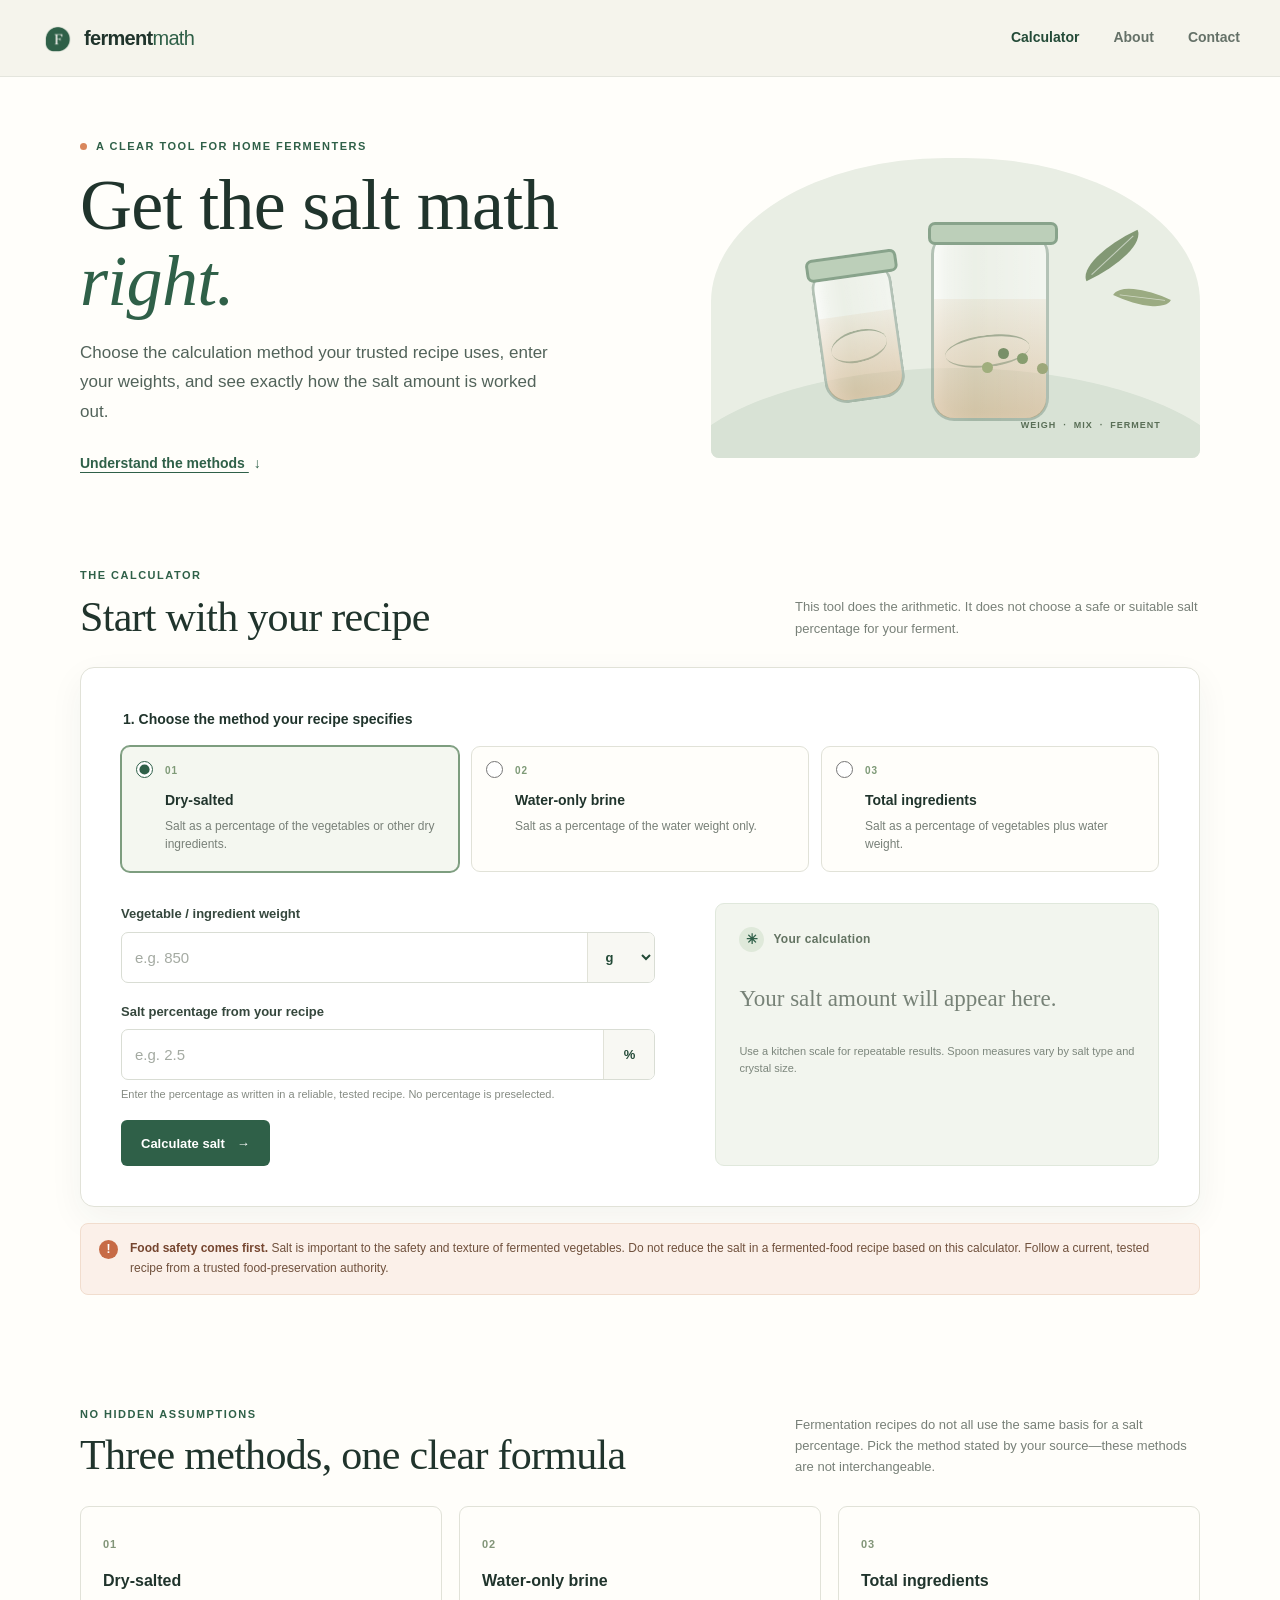
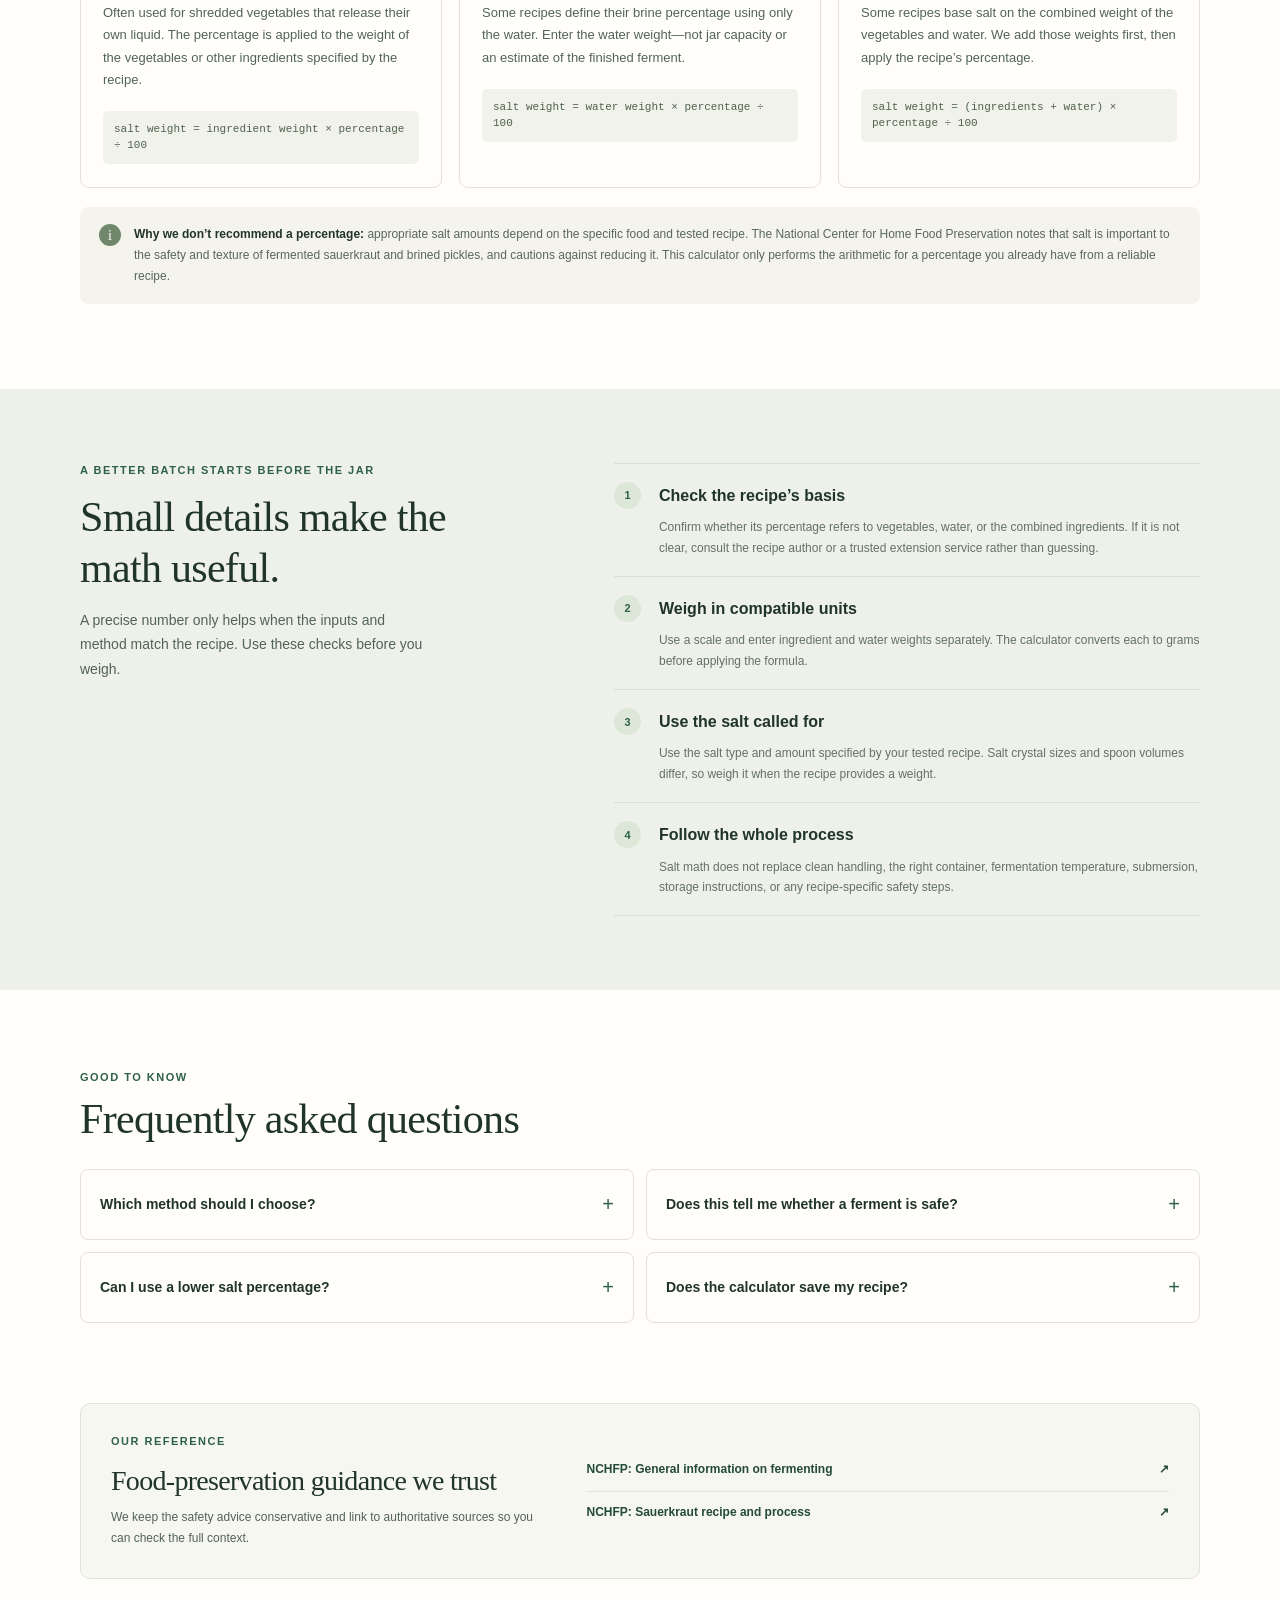
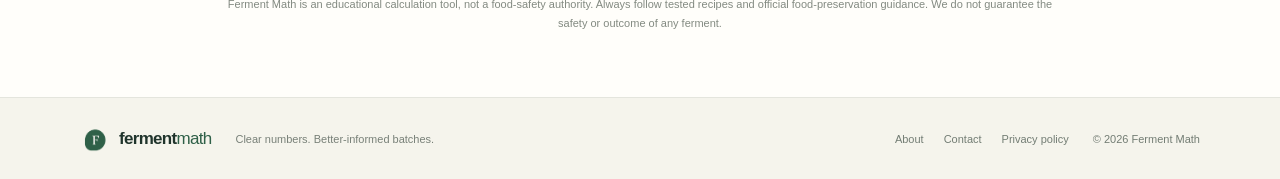
<file: index.html>
<!doctype html>
<html lang="en">
<head>
  <meta charset="utf-8">
  <meta name="viewport" content="width=device-width, initial-scale=1">
  <meta name="description" content="Calculate fermentation salt by weight using a recipe's dry-salt, water-brine, or total-ingredient method. See the formula and units clearly.">
  <meta name="theme-color" content="#f5f4ec">
  <link rel="icon" type="image/png" href="logo.png">
  <title>Ferment Math — Fermentation Salt Calculator</title>
  <link rel="stylesheet" href="index.css">
  <script src="index.js" defer></script>
</head>
<body>
  <a class="skip-link" href="#main">Skip to content</a>
  <header class="site-header">
    <nav class="nav-wrap" aria-label="Main navigation">
      <a class="brand" href="index.html" aria-label="Ferment Math home">
        <img class="brand-mark" src="logo.png" alt="">
        <span>ferment<span class="brand-light">math</span></span>
      </a>
      <button class="menu-toggle" type="button" aria-expanded="false" aria-controls="primary-links">Menu</button>
      <div class="nav-links" id="primary-links">
        <a class="nav-link active" aria-current="page" href="index.html">Calculator</a>
        <a class="nav-link" href="about.html">About</a>
        <a class="nav-link" href="contact.html">Contact</a>
      </div>
    </nav>
  </header>

  <main id="main">
    <section class="hero page-shell">
      <div class="hero-copy">
        <p class="eyebrow"><span class="eyebrow-dot"></span> A clear tool for home fermenters</p>
        <h1>Get the salt math <em>right.</em></h1>
        <p class="hero-intro">Choose the calculation method your trusted recipe uses, enter your weights, and see exactly how the salt amount is worked out.</p>
        <a class="text-link" href="#how-it-works">Understand the methods <span aria-hidden="true">↓</span></a>
      </div>
      <div class="hero-art" aria-hidden="true">
        <div class="jar jar-back"><span></span><i></i></div>
        <div class="jar jar-front"><span></span><i></i><b></b></div>
        <div class="leaf leaf-one"></div>
        <div class="leaf leaf-two"></div>
        <div class="hero-stamp"><span>WEIGH</span><span>·</span><span>MIX</span><span>·</span><span>FERMENT</span></div>
      </div>
    </section>

    <section class="calculator-section page-shell" aria-labelledby="calculator-title">
      <div class="section-heading">
        <div>
          <p class="eyebrow">The calculator</p>
          <h2 id="calculator-title">Start with your recipe</h2>
        </div>
        <p class="section-note">This tool does the arithmetic. It does not choose a safe or suitable salt percentage for your ferment.</p>
      </div>

      <div class="calculator-card">
        <form id="salt-calculator" novalidate>
          <fieldset class="method-fieldset">
            <legend>1. Choose the method your recipe specifies</legend>
            <div class="method-options">
              <label class="method-option">
                <input type="radio" name="method" value="dry" checked>
                <span class="method-card">
                  <span class="method-number">01</span>
                  <strong>Dry-salted</strong>
                  <small>Salt as a percentage of the vegetables or other dry ingredients.</small>
                </span>
              </label>
              <label class="method-option">
                <input type="radio" name="method" value="water">
                <span class="method-card">
                  <span class="method-number">02</span>
                  <strong>Water-only brine</strong>
                  <small>Salt as a percentage of the water weight only.</small>
                </span>
              </label>
              <label class="method-option">
                <input type="radio" name="method" value="total">
                <span class="method-card">
                  <span class="method-number">03</span>
                  <strong>Total ingredients</strong>
                  <small>Salt as a percentage of vegetables plus water weight.</small>
                </span>
              </label>
            </div>
          </fieldset>

          <div class="calculator-inputs">
            <div class="input-column">
              <div id="vegetable-field" class="field">
                <label for="vegetable-weight" id="vegetable-label">Vegetable / ingredient weight</label>
                <div class="input-with-unit">
                  <input id="vegetable-weight" name="vegetableWeight" type="number" min="0" step="any" inputmode="decimal" placeholder="e.g. 850" autocomplete="off">
                  <select id="vegetable-unit" aria-label="Ingredient weight unit">
                    <option value="g">g</option>
                    <option value="kg">kg</option>
                    <option value="oz">oz</option>
                    <option value="lb">lb</option>
                  </select>
                </div>
              </div>
              <div id="water-field" class="field is-hidden">
                <label for="water-weight">Water weight</label>
                <div class="input-with-unit">
                  <input id="water-weight" name="waterWeight" type="number" min="0" step="any" inputmode="decimal" placeholder="e.g. 1000" autocomplete="off">
                  <select id="water-unit" aria-label="Water weight unit">
                    <option value="g">g</option>
                    <option value="kg">kg</option>
                    <option value="oz">oz</option>
                    <option value="lb">lb</option>
                  </select>
                </div>
                <span class="field-help">Weigh the water, or use 1 g per 1 mL of plain water as a practical kitchen conversion.</span>
              </div>
              <div class="field">
                <label for="salt-percent">Salt percentage from your recipe</label>
                <div class="input-with-unit percent-input">
                  <input id="salt-percent" name="saltPercent" type="number" min="0.01" max="100" step="any" inputmode="decimal" placeholder="e.g. 2.5" required>
                  <span class="unit-suffix">%</span>
                </div>
                <span class="field-help">Enter the percentage as written in a reliable, tested recipe. No percentage is preselected.</span>
              </div>
              <p id="form-error" class="form-error" role="alert" aria-live="polite"></p>
              <button class="button button-primary calculate-button" type="submit">Calculate salt <span aria-hidden="true">→</span></button>
            </div>

            <aside class="result-panel" aria-live="polite" aria-atomic="true">
              <div class="result-topline"><span class="result-icon" aria-hidden="true">✳</span><span>Your calculation</span></div>
              <p class="result-placeholder" id="result-placeholder">Your salt amount will appear here.</p>
              <div id="result-output" class="result-output" hidden>
                <p class="result-label">Salt to weigh</p>
                <p class="result-amount"><span id="result-grams">—</span><span class="result-unit">g</span></p>
                <p class="result-secondary" id="result-secondary"></p>
                <div class="formula-box">
                  <span class="formula-title">The calculation</span>
                  <p id="result-formula"></p>
                </div>
                <button class="button button-outline" id="copy-result" type="button">Copy result</button>
                <span class="copy-status" id="copy-status" aria-live="polite"></span>
              </div>
              <p class="result-footnote">Use a kitchen scale for repeatable results. Spoon measures vary by salt type and crystal size.</p>
            </aside>
          </div>
        </form>
      </div>
      <p class="safety-strip"><span aria-hidden="true">!</span><span><strong>Food safety comes first.</strong> Salt is important to the safety and texture of fermented vegetables. Do not reduce the salt in a fermented-food recipe based on this calculator. Follow a current, tested recipe from a trusted food-preservation authority.</span></p>
    </section>

    <section class="method-section page-shell" id="how-it-works">
      <div class="section-heading">
        <div>
          <p class="eyebrow">No hidden assumptions</p>
          <h2>Three methods, one clear formula</h2>
        </div>
        <p class="section-note">Fermentation recipes do not all use the same basis for a salt percentage. Pick the method stated by your source—these methods are not interchangeable.</p>
      </div>
      <div class="method-explain-grid">
        <article class="explain-card">
          <span class="explain-index">01</span>
          <h3>Dry-salted</h3>
          <p>Often used for shredded vegetables that release their own liquid. The percentage is applied to the weight of the vegetables or other ingredients specified by the recipe.</p>
          <div class="equation">salt weight = ingredient weight × percentage ÷ 100</div>
        </article>
        <article class="explain-card">
          <span class="explain-index">02</span>
          <h3>Water-only brine</h3>
          <p>Some recipes define their brine percentage using only the water. Enter the water weight—not jar capacity or an estimate of the finished ferment.</p>
          <div class="equation">salt weight = water weight × percentage ÷ 100</div>
        </article>
        <article class="explain-card">
          <span class="explain-index">03</span>
          <h3>Total ingredients</h3>
          <p>Some recipes base salt on the combined weight of the vegetables and water. We add those weights first, then apply the recipe’s percentage.</p>
          <div class="equation">salt weight = (ingredients + water) × percentage ÷ 100</div>
        </article>
      </div>
      <div class="source-note">
        <span class="source-icon" aria-hidden="true">i</span>
        <p><strong>Why we don’t recommend a percentage:</strong> appropriate salt amounts depend on the specific food and tested recipe. The National Center for Home Food Preservation notes that salt is important to the safety and texture of fermented sauerkraut and brined pickles, and cautions against reducing it. This calculator only performs the arithmetic for a percentage you already have from a reliable recipe.</p>
      </div>
    </section>

    <section class="guide-section">
      <div class="page-shell guide-layout">
        <div>
          <p class="eyebrow">A better batch starts before the jar</p>
          <h2>Small details make the math useful.</h2>
          <p class="guide-intro">A precise number only helps when the inputs and method match the recipe. Use these checks before you weigh.</p>
        </div>
        <div class="guide-list">
          <article class="guide-item">
            <span class="guide-num">1</span>
            <div><h3>Check the recipe’s basis</h3><p>Confirm whether its percentage refers to vegetables, water, or the combined ingredients. If it is not clear, consult the recipe author or a trusted extension service rather than guessing.</p></div>
          </article>
          <article class="guide-item">
            <span class="guide-num">2</span>
            <div><h3>Weigh in compatible units</h3><p>Use a scale and enter ingredient and water weights separately. The calculator converts each to grams before applying the formula.</p></div>
          </article>
          <article class="guide-item">
            <span class="guide-num">3</span>
            <div><h3>Use the salt called for</h3><p>Use the salt type and amount specified by your tested recipe. Salt crystal sizes and spoon volumes differ, so weigh it when the recipe provides a weight.</p></div>
          </article>
          <article class="guide-item">
            <span class="guide-num">4</span>
            <div><h3>Follow the whole process</h3><p>Salt math does not replace clean handling, the right container, fermentation temperature, submersion, storage instructions, or any recipe-specific safety steps.</p></div>
          </article>
        </div>
      </div>
    </section>

    <section class="faq-section page-shell">
      <div class="section-heading">
        <div><p class="eyebrow">Good to know</p><h2>Frequently asked questions</h2></div>
      </div>
      <div class="faq-grid">
        <details class="faq-item">
          <summary>Which method should I choose?</summary>
          <p>Use the basis specified in your recipe. The calculator cannot determine the intended method from the food name alone, and switching methods changes the result.</p>
        </details>
        <details class="faq-item">
          <summary>Does this tell me whether a ferment is safe?</summary>
          <p>No. It calculates salt weight only. Food safety also depends on the recipe, ingredients, preparation, fermentation conditions, and storage. Use a current, tested recipe and follow all of its instructions.</p>
        </details>
        <details class="faq-item">
          <summary>Can I use a lower salt percentage?</summary>
          <p>Do not use this calculator to reduce salt in a fermented-food recipe. The National Center for Home Food Preservation warns that salt is important to the safety and texture of fermented sauerkraut and brined pickles.</p>
        </details>
        <details class="faq-item">
          <summary>Does the calculator save my recipe?</summary>
          <p>No. Calculations run in your browser. This page does not send entered weights to a server or save them for later.</p>
        </details>
      </div>
    </section>

    <section class="references-section page-shell">
      <div class="references-card">
        <div><p class="eyebrow">Our reference</p><h2>Food-preservation guidance we trust</h2><p>We keep the safety advice conservative and link to authoritative sources so you can check the full context.</p></div>
        <ul class="reference-links">
          <li><a href="https://nchfp.uga.edu/how/ferment/general-information-on-fermenting/" target="_blank" rel="noopener noreferrer">NCHFP: General information on fermenting <span aria-hidden="true">↗</span></a></li>
          <li><a href="https://nchfp.uga.edu/how/ferment/recipes/sauerkraut/" target="_blank" rel="noopener noreferrer">NCHFP: Sauerkraut recipe and process <span aria-hidden="true">↗</span></a></li>
        </ul>
      </div>
      <p class="disclaimer">Ferment Math is an educational calculation tool, not a food-safety authority. Always follow tested recipes and official food-preservation guidance. We do not guarantee the safety or outcome of any ferment.</p>
    </section>
  </main>

  <footer class="site-footer">
    <div class="page-shell footer-wrap">
      <a class="brand footer-brand" href="index.html"><img class="brand-mark" src="logo.png" alt=""><span>ferment<span class="brand-light">math</span></span></a>
      <p>Clear numbers. Better-informed batches.</p>
      <div class="footer-links"><a href="about.html">About</a><a href="contact.html">Contact</a><a href="privacy.html">Privacy policy</a></div>
      <span class="copyright">© <span id="year">2026</span> Ferment Math</span>
    </div>
  </footer>
</body>
</html>
</file>
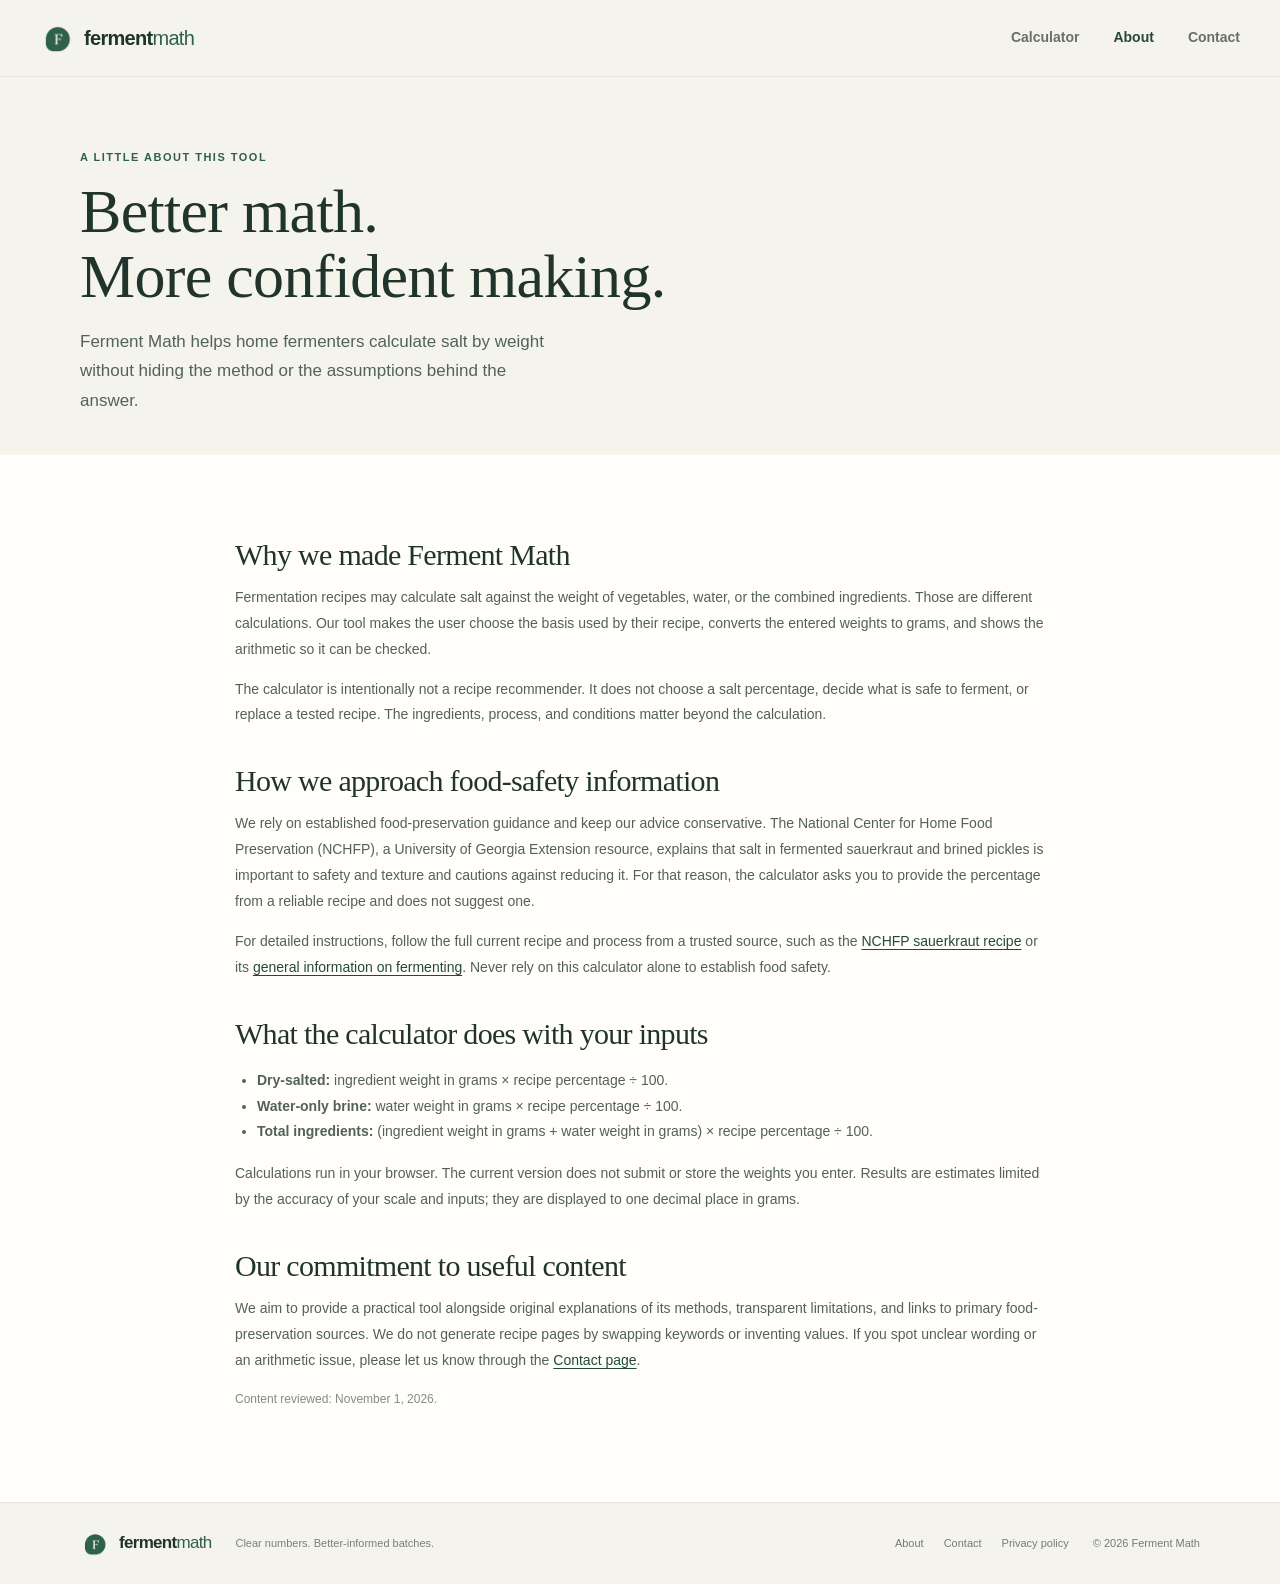
<file: about.html>
<!doctype html>
<html lang="en">
<head>
  <meta charset="utf-8">
  <meta name="viewport" content="width=device-width, initial-scale=1">
  <meta name="description" content="Learn why Ferment Math exists, how its salt calculations work, and where its food-preservation guidance comes from.">
  <meta name="theme-color" content="#f5f4ec">
  <link rel="icon" type="image/png" href="logo.png">
  <title>About — Ferment Math</title>
  <link rel="stylesheet" href="index.css">
  <script src="index.js" defer></script>
</head>
<body>
  <a class="skip-link" href="#main">Skip to content</a>
  <header class="site-header">
    <nav class="nav-wrap" aria-label="Main navigation">
      <a class="brand" href="index.html" aria-label="Ferment Math home"><img class="brand-mark" src="logo.png" alt=""><span>ferment<span class="brand-light">math</span></span></a>
      <button class="menu-toggle" type="button" aria-expanded="false" aria-controls="primary-links">Menu</button>
      <div class="nav-links" id="primary-links">
        <a class="nav-link" href="index.html">Calculator</a>
        <a class="nav-link active" aria-current="page" href="about.html">About</a>
        <a class="nav-link" href="contact.html">Contact</a>
      </div>
    </nav>
  </header>
  <main class="subpage-main" id="main">
    <section class="subpage-hero">
      <div class="page-shell">
        <p class="eyebrow">A little about this tool</p>
        <h1>Better math.<br>More confident making.</h1>
        <p class="hero-intro">Ferment Math helps home fermenters calculate salt by weight without hiding the method or the assumptions behind the answer.</p>
      </div>
    </section>
    <article class="prose page-shell">
      <h2>Why we made Ferment Math</h2>
      <p>Fermentation recipes may calculate salt against the weight of vegetables, water, or the combined ingredients. Those are different calculations. Our tool makes the user choose the basis used by their recipe, converts the entered weights to grams, and shows the arithmetic so it can be checked.</p>
      <p>The calculator is intentionally not a recipe recommender. It does not choose a salt percentage, decide what is safe to ferment, or replace a tested recipe. The ingredients, process, and conditions matter beyond the calculation.</p>

      <h2>How we approach food-safety information</h2>
      <p>We rely on established food-preservation guidance and keep our advice conservative. The National Center for Home Food Preservation (NCHFP), a University of Georgia Extension resource, explains that salt in fermented sauerkraut and brined pickles is important to safety and texture and cautions against reducing it. For that reason, the calculator asks you to provide the percentage from a reliable recipe and does not suggest one.</p>
      <p>For detailed instructions, follow the full current recipe and process from a trusted source, such as the <a href="https://nchfp.uga.edu/how/ferment/recipes/sauerkraut/" target="_blank" rel="noopener noreferrer">NCHFP sauerkraut recipe</a> or its <a href="https://nchfp.uga.edu/how/ferment/general-information-on-fermenting/" target="_blank" rel="noopener noreferrer">general information on fermenting</a>. Never rely on this calculator alone to establish food safety.</p>

      <h2>What the calculator does with your inputs</h2>
      <ul>
        <li><strong>Dry-salted:</strong> ingredient weight in grams × recipe percentage ÷ 100.</li>
        <li><strong>Water-only brine:</strong> water weight in grams × recipe percentage ÷ 100.</li>
        <li><strong>Total ingredients:</strong> (ingredient weight in grams + water weight in grams) × recipe percentage ÷ 100.</li>
      </ul>
      <p>Calculations run in your browser. The current version does not submit or store the weights you enter. Results are estimates limited by the accuracy of your scale and inputs; they are displayed to one decimal place in grams.</p>

      <h2>Our commitment to useful content</h2>
      <p>We aim to provide a practical tool alongside original explanations of its methods, transparent limitations, and links to primary food-preservation sources. We do not generate recipe pages by swapping keywords or inventing values. If you spot unclear wording or an arithmetic issue, please let us know through the <a href="contact.html">Contact page</a>.</p>
      <p class="last-updated">Content reviewed: November 1, 2026.</p>
    </article>
  </main>
  <footer class="site-footer">
    <div class="page-shell footer-wrap">
      <a class="brand footer-brand" href="index.html"><img class="brand-mark" src="logo.png" alt=""><span>ferment<span class="brand-light">math</span></span></a>
      <p>Clear numbers. Better-informed batches.</p>
      <div class="footer-links"><a href="about.html">About</a><a href="contact.html">Contact</a><a href="privacy.html">Privacy policy</a></div>
      <span class="copyright">© <span id="year">2026</span> Ferment Math</span>
    </div>
  </footer>
</body>
</html>
</file>
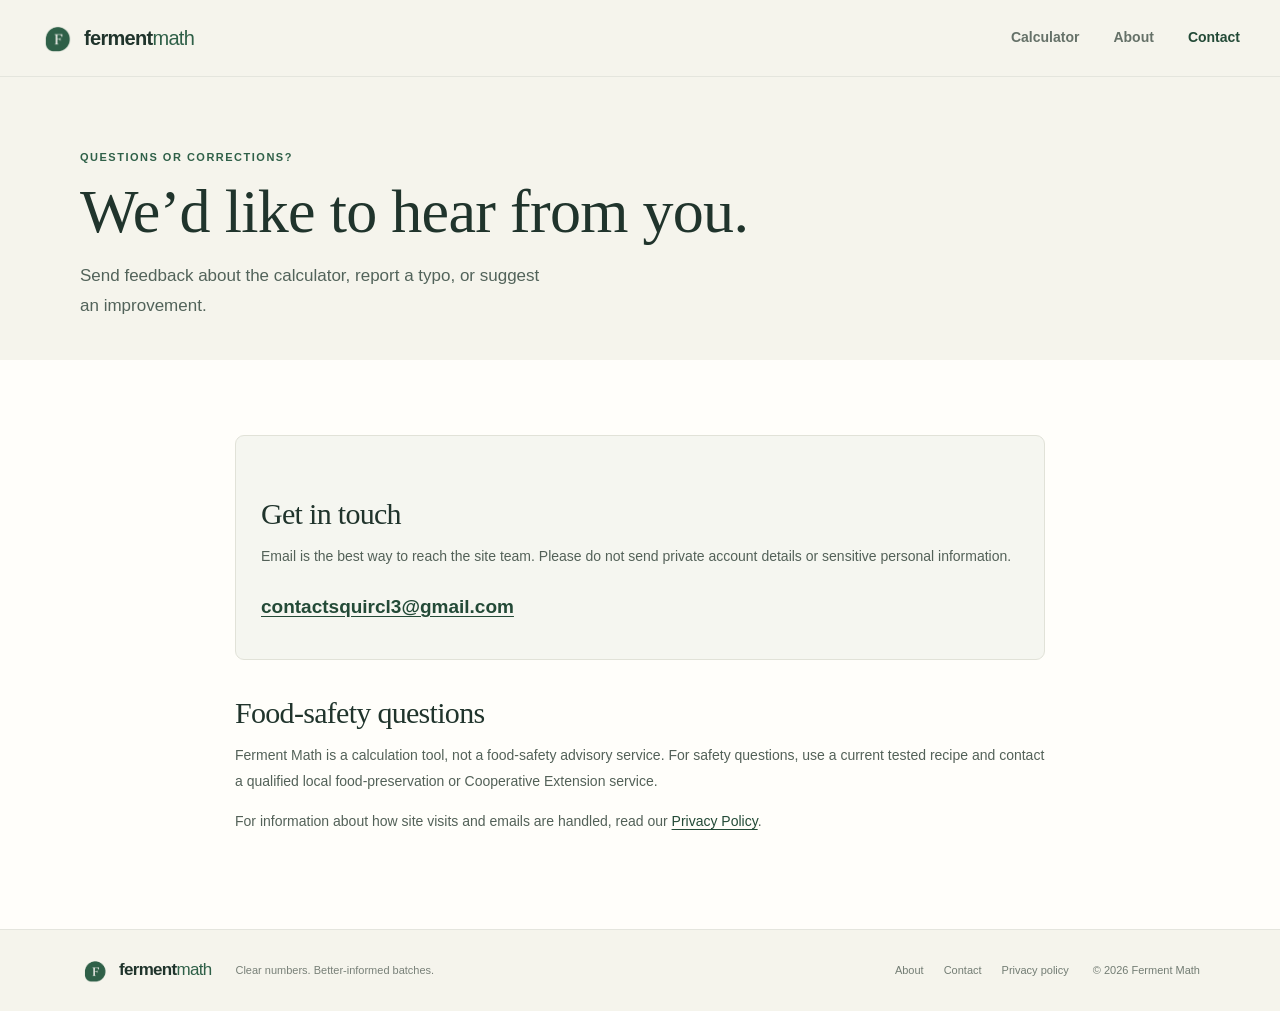
<file: contact.html>
<!doctype html>
<html lang="en">
<head>
  <meta charset="utf-8">
  <meta name="viewport" content="width=device-width, initial-scale=1">
  <meta name="description" content="Contact Ferment Math with questions, corrections, or feedback about the calculator.">
  <meta name="theme-color" content="#f5f4ec">
  <link rel="icon" type="image/png" href="logo.png">
  <title>Contact — Ferment Math</title>
  <link rel="stylesheet" href="index.css">
  <script src="index.js" defer></script>
</head>
<body>
  <a class="skip-link" href="#main">Skip to content</a>
  <header class="site-header">
    <nav class="nav-wrap" aria-label="Main navigation">
      <a class="brand" href="index.html" aria-label="Ferment Math home"><img class="brand-mark" src="logo.png" alt=""><span>ferment<span class="brand-light">math</span></span></a>
      <button class="menu-toggle" type="button" aria-expanded="false" aria-controls="primary-links">Menu</button>
      <div class="nav-links" id="primary-links">
        <a class="nav-link" href="index.html">Calculator</a>
        <a class="nav-link" href="about.html">About</a>
        <a class="nav-link active" aria-current="page" href="contact.html">Contact</a>
      </div>
    </nav>
  </header>
  <main class="subpage-main" id="main">
    <section class="subpage-hero">
      <div class="page-shell">
        <p class="eyebrow">Questions or corrections?</p>
        <h1>We’d like to hear from you.</h1>
        <p class="hero-intro">Send feedback about the calculator, report a typo, or suggest an improvement.</p>
      </div>
    </section>
    <section class="prose page-shell">
      <div class="contact-card">
        <h2>Get in touch</h2>
        <p>Email is the best way to reach the site team. Please do not send private account details or sensitive personal information.</p>
        <a class="contact-email" href="mailto:contactsquircl3@gmail.com">contactsquircl3@gmail.com</a>
      </div>
      <h2>Food-safety questions</h2>
      <p>Ferment Math is a calculation tool, not a food-safety advisory service. For safety questions, use a current tested recipe and contact a qualified local food-preservation or Cooperative Extension service.</p>
      <p>For information about how site visits and emails are handled, read our <a href="privacy.html">Privacy Policy</a>.</p>
    </section>
  </main>
  <footer class="site-footer">
    <div class="page-shell footer-wrap">
      <a class="brand footer-brand" href="index.html"><img class="brand-mark" src="logo.png" alt=""><span>ferment<span class="brand-light">math</span></span></a>
      <p>Clear numbers. Better-informed batches.</p>
      <div class="footer-links"><a href="about.html">About</a><a href="contact.html">Contact</a><a href="privacy.html">Privacy policy</a></div>
      <span class="copyright">© <span id="year">2026</span> Ferment Math</span>
    </div>
  </footer>
</body>
</html>
</file>
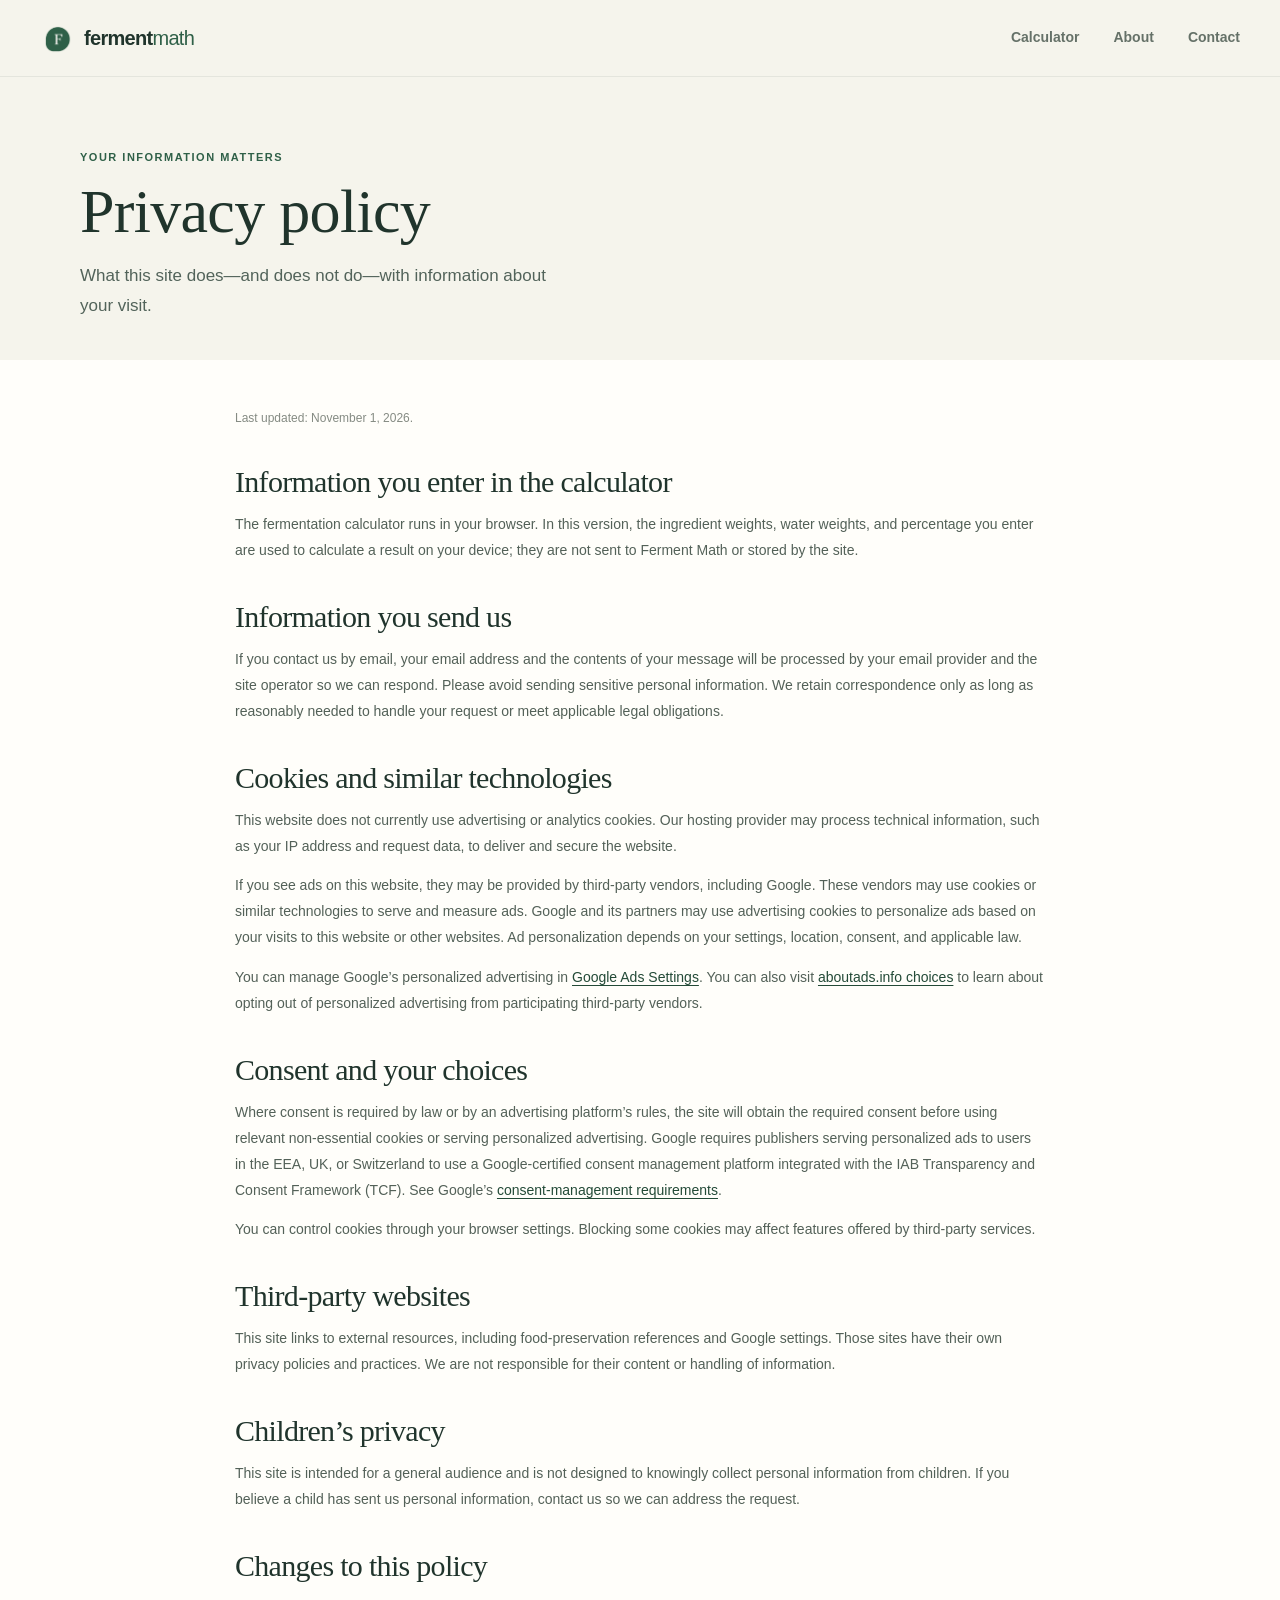
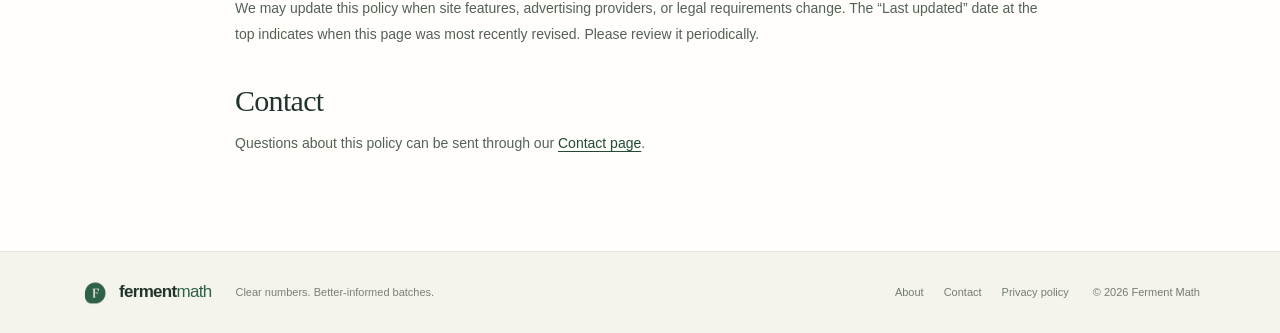
<file: privacy.html>
<!doctype html>
<html lang="en">
<head>
  <meta charset="utf-8">
  <meta name="viewport" content="width=device-width, initial-scale=1">
  <meta name="description" content="Ferment Math privacy policy, including calculator data, cookies, advertising, and user choices.">
  <meta name="theme-color" content="#f5f4ec">
  <link rel="icon" type="image/png" href="logo.png">
  <title>Privacy Policy — Ferment Math</title>
  <link rel="stylesheet" href="index.css">
  <script src="index.js" defer></script>
</head>
<body>
  <a class="skip-link" href="#main">Skip to content</a>
  <header class="site-header">
    <nav class="nav-wrap" aria-label="Main navigation">
      <a class="brand" href="index.html" aria-label="Ferment Math home"><img class="brand-mark" src="logo.png" alt=""><span>ferment<span class="brand-light">math</span></span></a>
      <button class="menu-toggle" type="button" aria-expanded="false" aria-controls="primary-links">Menu</button>
      <div class="nav-links" id="primary-links">
        <a class="nav-link" href="index.html">Calculator</a>
        <a class="nav-link" href="about.html">About</a>
        <a class="nav-link" href="contact.html">Contact</a>
      </div>
    </nav>
  </header>
  <main class="subpage-main" id="main">
    <section class="subpage-hero">
      <div class="page-shell">
        <p class="eyebrow">Your information matters</p>
        <h1>Privacy policy</h1>
        <p class="hero-intro">What this site does—and does not do—with information about your visit.</p>
      </div>
    </section>
    <article class="prose page-shell">
      <p class="last-updated">Last updated: November 1, 2026.</p>

      <h2>Information you enter in the calculator</h2>
      <p>The fermentation calculator runs in your browser. In this version, the ingredient weights, water weights, and percentage you enter are used to calculate a result on your device; they are not sent to Ferment Math or stored by the site.</p>

      <h2>Information you send us</h2>
      <p>If you contact us by email, your email address and the contents of your message will be processed by your email provider and the site operator so we can respond. Please avoid sending sensitive personal information. We retain correspondence only as long as reasonably needed to handle your request or meet applicable legal obligations.</p>

      <h2>Cookies and similar technologies</h2>
      <p>This website does not currently use advertising or analytics cookies. Our hosting provider may process technical information, such as your IP address and request data, to deliver and secure the website.</p>
      <p>If you see ads on this website, they may be provided by third-party vendors, including Google. These vendors may use cookies or similar technologies to serve and measure ads. Google and its partners may use advertising cookies to personalize ads based on your visits to this website or other websites. Ad personalization depends on your settings, location, consent, and applicable law.</p>
      <p>You can manage Google’s personalized advertising in <a href="https://www.google.com/settings/ads" target="_blank" rel="noopener noreferrer">Google Ads Settings</a>. You can also visit <a href="https://www.aboutads.info/choices/" target="_blank" rel="noopener noreferrer">aboutads.info choices</a> to learn about opting out of personalized advertising from participating third-party vendors.</p>

      <h2>Consent and your choices</h2>
      <p>Where consent is required by law or by an advertising platform’s rules, the site will obtain the required consent before using relevant non-essential cookies or serving personalized advertising. Google requires publishers serving personalized ads to users in the EEA, UK, or Switzerland to use a Google-certified consent management platform integrated with the IAB Transparency and Consent Framework (TCF). See Google’s <a href="https://support.google.com/adsense/answer/13554116?hl=en" target="_blank" rel="noopener noreferrer">consent-management requirements</a>.</p>
      <p>You can control cookies through your browser settings. Blocking some cookies may affect features offered by third-party services.</p>

      <h2>Third-party websites</h2>
      <p>This site links to external resources, including food-preservation references and Google settings. Those sites have their own privacy policies and practices. We are not responsible for their content or handling of information.</p>

      <h2>Children’s privacy</h2>
      <p>This site is intended for a general audience and is not designed to knowingly collect personal information from children. If you believe a child has sent us personal information, contact us so we can address the request.</p>

      <h2>Changes to this policy</h2>
      <p>We may update this policy when site features, advertising providers, or legal requirements change. The “Last updated” date at the top indicates when this page was most recently revised. Please review it periodically.</p>

      <h2>Contact</h2>
      <p>Questions about this policy can be sent through our <a href="contact.html">Contact page</a>.</p>
    </article>
  </main>
  <footer class="site-footer">
    <div class="page-shell footer-wrap">
      <a class="brand footer-brand" href="index.html"><img class="brand-mark" src="logo.png" alt=""><span>ferment<span class="brand-light">math</span></span></a>
      <p>Clear numbers. Better-informed batches.</p>
      <div class="footer-links"><a href="about.html">About</a><a href="contact.html">Contact</a><a href="privacy.html">Privacy policy</a></div>
      <span class="copyright">© <span id="year">2026</span> Ferment Math</span>
    </div>
  </footer>
</body>
</html>
</file>
<file: index.css>
:root {
  color-scheme: light;
  --ink: #20342c;
  --ink-soft: #52635a;
  --green: #2f6048;
  --green-dark: #234a37;
  --green-pale: #e8eee5;
  --cream: #f5f4ec;
  --paper: #fffefa;
  --line: #e1e2d8;
  --muted: #788078;
  --orange: #c76b46;
  --orange-pale: #fbf0e9;
  --serif: Georgia, "Times New Roman", serif;
  --sans: "Segoe UI", Arial, sans-serif;
}

* { box-sizing: border-box; }
html { scroll-behavior: auto; }
body { margin: 0; color: var(--ink); background: var(--paper); font-family: var(--sans); font-size: 16px; line-height: 1.65; }
a { color: inherit; }
button, input, select { font: inherit; }
button, a, input, select, summary { -webkit-tap-highlight-color: transparent; }
a:focus-visible, button:focus-visible, input:focus-visible, select:focus-visible, summary:focus-visible { outline: 3px solid #d4875e; outline-offset: 3px; }
.page-shell { width: min(1120px, calc(100% - 48px)); margin-inline: auto; }
.skip-link { position: absolute; top: -60px; left: 16px; z-index: 20; padding: 10px 14px; color: white; background: var(--green-dark); border-radius: 6px; }
.skip-link:focus { top: 12px; }

.site-header { position: relative; z-index: 10; background: var(--cream); border-bottom: 1px solid rgba(32, 52, 44, .08); }
.nav-wrap { width: min(1200px, calc(100% - 48px)); min-height: 76px; margin: auto; display: flex; align-items: center; justify-content: space-between; }
.brand { display: inline-flex; gap: 10px; align-items: center; color: var(--ink); font-size: 20px; font-weight: 700; letter-spacing: -.7px; text-decoration: none; }
.brand-mark { width: 34px; height: 34px; display: block; flex: 0 0 auto; object-fit: contain; }
.brand-light { color: var(--green); font-weight: 400; }
.nav-links { display: flex; align-items: center; gap: 34px; }
.nav-link { color: #657168; font-size: 14px; font-weight: 600; text-decoration: none; transition: color .2s; }
.nav-link:hover, .nav-link.active { color: var(--green-dark); }
.menu-toggle { display: none; padding: 8px 12px; color: var(--ink); background: transparent; border: 1px solid var(--line); border-radius: 6px; font-weight: 600; }

.hero { min-height: 440px; display: grid; grid-template-columns: 1.08fr .92fr; align-items: center; gap: 5%; padding-block: 62px 56px; }
.hero-copy { max-width: 580px; }
.eyebrow { display: flex; align-items: center; gap: 9px; margin: 0 0 14px; color: var(--green); font-size: 11px; font-weight: 700; letter-spacing: 1.5px; line-height: 1.4; text-transform: uppercase; }
.eyebrow-dot { width: 7px; height: 7px; display: inline-block; background: #d9875c; border-radius: 50%; }
h1, h2, h3, p { margin-top: 0; }
h1, h2, h3 { color: var(--ink); }
h1, h2 { font-family: var(--serif); font-weight: 400; letter-spacing: -.7px; }
h1 { max-width: 560px; margin-bottom: 18px; font-size: clamp(48px, 6vw, 72px); line-height: 1.05; }
h1 em { color: var(--green); font-weight: 400; }
.hero-intro { max-width: 480px; margin-bottom: 23px; color: var(--ink-soft); font-size: 17px; line-height: 1.75; }
.text-link { color: var(--green); font-size: 14px; font-weight: 700; text-decoration-thickness: 1px; text-underline-offset: 4px; }
.text-link span { display: inline-block; margin-left: 5px; }
.hero-art { position: relative; height: 300px; overflow: hidden; background: #e9eee4; border-radius: 48% 48% 8px 8px; }
.hero-art::before { position: absolute; inset: auto -10% -55% -10%; height: 85%; content: ""; background: #d8e2d5; border-radius: 50%; }
.jar { position: absolute; bottom: 42px; width: 104px; height: 166px; border: 3px solid rgba(58, 95, 71, .35); border-top: 0; border-radius: 18px 18px 23px 23px; background: linear-gradient(90deg, rgba(255,255,255,.55), rgba(255,255,255,.12) 36%, rgba(255,255,255,.42)); box-shadow: inset 6px 0 10px rgba(255,255,255,.4); }
.jar::before { position: absolute; top: -14px; left: -6px; width: 110px; height: 17px; content: ""; border: 3px solid rgba(58, 95, 71, .4); border-radius: 7px; background: #bccfb9; }
.jar-back { left: 22%; bottom: 57px; width: 81px; height: 133px; transform: rotate(-8deg); }
.jar-back::before { width: 86px; }
.jar-front { left: 45%; bottom: 37px; width: 118px; height: 185px; }
.jar-front::before { width: 124px; }
.jar span { position: absolute; right: 0; bottom: 0; left: 0; height: 65%; background: linear-gradient(0deg, rgba(190, 133, 69, .36), rgba(190, 133, 69, .08)); border-radius: 0 0 18px 18px; }
.jar i { position: absolute; bottom: 28%; left: 10%; width: 76%; height: 32px; border-top: 2px solid rgba(72, 103, 70, .42); border-bottom: 2px solid rgba(72, 103, 70, .35); border-radius: 50%; transform: rotate(-7deg); }
.jar b { position: absolute; right: 18px; bottom: 54px; width: 11px; height: 11px; background: #879d6f; border-radius: 50%; box-shadow: -35px 9px #a0ae7d, -19px -5px #788f68, 20px 10px #9ca77a; }
.leaf { position: absolute; z-index: 2; width: 68px; height: 25px; background: #829874; border-radius: 100% 0 100% 0; }
.leaf::after { position: absolute; top: 12px; left: 6px; width: 57px; height: 1px; content: ""; background: rgba(255,255,255,.55); transform: rotate(-18deg); }
.leaf-one { top: 85px; right: 11%; transform: rotate(-25deg); }
.leaf-two { top: 127px; right: 5%; background: #9bab82; transform: rotate(25deg) scale(.8); }
.hero-stamp { position: absolute; right: 8%; bottom: 25px; display: flex; gap: 7px; color: #596e56; font-size: 9px; font-weight: 700; letter-spacing: 1px; }

.calculator-section { padding-block: 36px 80px; }
.section-heading { display: flex; align-items: end; justify-content: space-between; gap: 30px; margin-bottom: 25px; }
.section-heading .eyebrow { margin-bottom: 8px; }
h2 { margin-bottom: 0; font-size: clamp(30px, 4vw, 42px); line-height: 1.2; }
.section-note { max-width: 405px; margin: 0 0 3px; color: var(--muted); font-size: 13px; line-height: 1.65; }
.calculator-card { padding: clamp(22px, 4vw, 40px); background: #fff; border: 1px solid var(--line); border-radius: 14px; box-shadow: 0 12px 35px rgba(42, 63, 48, .055); }
.method-fieldset { min-width: 0; margin: 0 0 31px; padding: 0; border: 0; }
.method-fieldset legend { margin-bottom: 15px; color: var(--ink); font-size: 14px; font-weight: 700; }
.method-options { display: grid; grid-template-columns: repeat(3, 1fr); gap: 12px; }
.method-option { position: relative; display: block; cursor: pointer; }
.method-option input { position: absolute; top: 15px; left: 15px; z-index: 1; width: 17px; height: 17px; margin: 0; accent-color: var(--green); }
.method-card { min-height: 126px; display: block; padding: 16px 14px 14px 43px; border: 1px solid var(--line); border-radius: 9px; background: #fffefa; transition: border-color .2s, background .2s, box-shadow .2s; }
.method-option input:checked + .method-card { border-color: #7d9d7f; background: #f4f7f0; box-shadow: 0 0 0 1px #7d9d7f; }
.method-option input:focus-visible + .method-card { outline: 3px solid #d4875e; outline-offset: 3px; }
.method-card strong, .method-card small { display: block; }
.method-card strong { margin-bottom: 5px; font-size: 14px; }
.method-card small { color: var(--muted); font-size: 12px; line-height: 1.55; }
.method-number { display: block; margin-bottom: 9px; color: #7e9a77; font-size: 10px; font-weight: 700; letter-spacing: 1px; }
.calculator-inputs { display: grid; grid-template-columns: 1fr .83fr; gap: clamp(25px, 5vw, 60px); align-items: stretch; }
.input-column { display: flex; flex-direction: column; align-items: stretch; }
.field { margin-bottom: 18px; }
.field label { display: block; margin-bottom: 7px; color: #35473d; font-size: 13px; font-weight: 700; }
.input-with-unit { display: flex; overflow: hidden; border: 1px solid #d9ddd4; border-radius: 7px; background: #fff; transition: border-color .2s, box-shadow .2s; }
.input-with-unit:focus-within { border-color: #61856a; box-shadow: 0 0 0 3px rgba(70, 116, 82, .12); }
.input-with-unit input { width: 100%; min-width: 0; height: 49px; padding: 0 13px; color: var(--ink); border: 0; outline: 0; background: transparent; font-size: 15px; }
.input-with-unit input::placeholder { color: #a4aaa2; }
.input-with-unit select, .unit-suffix { min-width: 67px; display: grid; place-items: center; padding: 0 13px; color: var(--green-dark); border: 0; border-left: 1px solid var(--line); background: #f8f8f3; font-size: 13px; font-weight: 700; }
.input-with-unit select { cursor: pointer; }
.unit-suffix { min-width: 51px; }
.field-help { display: block; margin-top: 6px; color: #858b83; font-size: 11px; line-height: 1.5; }
.is-hidden { display: none !important; }
.form-error { min-height: 0; margin: -4px 0 12px; color: #9d362c; font-size: 13px; }
.form-error:empty { display: none; }
.button { min-height: 46px; display: inline-flex; align-items: center; justify-content: center; gap: 12px; padding: 0 19px; border: 1px solid transparent; border-radius: 6px; cursor: pointer; font-size: 13px; font-weight: 700; transition: background .2s, color .2s, transform .2s; }
.button:hover { transform: translateY(-1px); }
.button-primary { color: #fff; background: var(--green); }
.button-primary:hover { background: var(--green-dark); }
.calculate-button { align-self: flex-start; }
.result-panel { min-height: 255px; padding: 23px; background: #f2f5ee; border: 1px solid #e0e8dc; border-radius: 9px; }
.result-topline { display: flex; align-items: center; gap: 9px; color: #637362; font-size: 12px; font-weight: 700; letter-spacing: .3px; }
.result-icon { width: 25px; height: 25px; display: grid; place-items: center; color: var(--green); background: #dfe9da; border-radius: 50%; font-size: 14px; }
.result-placeholder { margin: 31px 0 28px; color: #778277; font-family: var(--serif); font-size: 23px; line-height: 1.4; }
.result-label { margin: 19px 0 0; color: #667366; font-size: 11px; font-weight: 700; letter-spacing: 1px; text-transform: uppercase; }
.result-amount { margin: -1px 0 0; color: var(--green-dark); font-family: var(--serif); font-size: clamp(47px, 6vw, 67px); line-height: 1.2; }
.result-unit { margin-left: 8px; color: #718071; font-family: var(--sans); font-size: 18px; }
.result-secondary { margin: 0 0 16px; color: #69756b; font-size: 12px; }
.formula-box { padding: 12px 13px; background: rgba(255,255,255,.76); border: 1px solid #e2e8de; border-radius: 6px; }
.formula-title { color: #718071; font-size: 10px; font-weight: 700; letter-spacing: .9px; text-transform: uppercase; }
.formula-box p { margin: 4px 0 0; color: #43584a; font-size: 12px; overflow-wrap: anywhere; }
.button-outline { min-height: 37px; margin-top: 12px; color: var(--green); border-color: #9eb29b; background: transparent; }
.button-outline:hover { background: #e5eee1; }
.copy-status { display: inline-block; margin-left: 8px; color: #526c55; font-size: 11px; }
.result-footnote { margin: 15px 0 0; color: #7c867c; font-size: 11px; line-height: 1.5; }
.safety-strip { display: flex; align-items: flex-start; gap: 12px; margin: 16px 0 0; padding: 15px 18px; color: #70513d; background: var(--orange-pale); border: 1px solid #f1ddce; border-radius: 8px; font-size: 12px; line-height: 1.65; }
.safety-strip > span:first-child { width: 19px; height: 19px; flex: 0 0 19px; display: grid; place-items: center; margin-top: 1px; color: #fff; background: var(--orange); border-radius: 50%; font-size: 12px; font-weight: 700; }
.safety-strip strong { color: #75452f; }

.method-section { padding-block: 32px 85px; }
.method-explain-grid { display: grid; grid-template-columns: repeat(3, 1fr); gap: 17px; }
.explain-card { min-height: 230px; padding: 23px 22px; border: 1px solid var(--line); border-radius: 9px; background: #fffefa; }
.explain-index { display: inline-block; margin-bottom: 15px; color: #829578; font-size: 11px; font-weight: 700; letter-spacing: 1px; }
.explain-card h3, .guide-item h3 { margin-bottom: 8px; font-size: 16px; }
.explain-card p { margin-bottom: 20px; color: var(--ink-soft); font-size: 13px; line-height: 1.7; }
.equation { margin-top: auto; padding: 10px 11px; color: #51614f; background: #f1f3eb; border-radius: 5px; font-family: "Consolas", "Courier New", monospace; font-size: 11px; line-height: 1.5; }
.source-note { display: flex; gap: 13px; margin-top: 19px; padding: 17px 19px; background: var(--cream); border-radius: 8px; }
.source-icon { width: 22px; height: 22px; flex: 0 0 22px; display: grid; place-items: center; color: #fff; background: #70876c; border-radius: 50%; font-family: var(--serif); font-size: 14px; }
.source-note p { margin: 0; color: #59675d; font-size: 12px; line-height: 1.75; }
.source-note strong { color: var(--ink); }

.guide-section { padding-block: 74px; background: #edf1e9; }
.guide-layout { display: grid; grid-template-columns: .85fr 1.15fr; gap: 9%; }
.guide-layout h2 { max-width: 390px; margin-bottom: 15px; }
.guide-intro { max-width: 355px; color: var(--ink-soft); font-size: 14px; line-height: 1.75; }
.guide-list { border-top: 1px solid #d9e0d5; }
.guide-item { display: grid; grid-template-columns: 31px 1fr; gap: 14px; padding: 18px 0; border-bottom: 1px solid #d9e0d5; }
.guide-num { width: 27px; height: 27px; display: grid; place-items: center; color: var(--green); background: #dce7d7; border-radius: 50%; font-size: 11px; font-weight: 700; }
.guide-item h3 { margin-top: 1px; }
.guide-item p { margin: 0; color: #647166; font-size: 12px; line-height: 1.7; }

.faq-section { padding-block: 80px; }
.faq-section .section-heading { margin-bottom: 25px; }
.faq-grid { display: grid; grid-template-columns: 1fr 1fr; gap: 12px; }
.faq-item { padding: 18px 19px; border: 1px solid var(--line); border-radius: 8px; background: #fffefa; }
.faq-item summary { display: flex; align-items: center; justify-content: space-between; gap: 15px; cursor: pointer; list-style: none; font-size: 14px; font-weight: 700; }
.faq-item summary::-webkit-details-marker { display: none; }
.faq-item summary::after { content: "+"; color: var(--green); font-size: 20px; font-weight: 400; }
.faq-item[open] summary::after { content: "−"; }
.faq-item p { margin: 12px 0 0; color: var(--ink-soft); font-size: 12px; line-height: 1.75; }
.references-section { padding-bottom: 65px; }
.references-card { display: grid; grid-template-columns: .85fr 1.15fr; gap: 45px; padding: 30px; background: #f7f7f1; border: 1px solid var(--line); border-radius: 10px; }
.references-card h2 { margin-bottom: 10px; font-size: 28px; }
.references-card > div > p:last-child { margin: 0; color: var(--ink-soft); font-size: 12px; line-height: 1.7; }
.reference-links { display: grid; align-content: center; gap: 0; margin: 0; padding: 0; list-style: none; }
.reference-links li + li { border-top: 1px solid var(--line); }
.reference-links a { display: flex; justify-content: space-between; gap: 15px; padding: 11px 0; color: var(--green-dark); font-size: 12px; font-weight: 600; text-decoration: none; }
.reference-links a:hover { text-decoration: underline; text-underline-offset: 3px; }
.disclaimer { max-width: 850px; margin: 16px auto 0; color: #838a81; font-size: 11px; line-height: 1.7; text-align: center; }

.site-footer { padding-block: 26px; background: var(--cream); border-top: 1px solid rgba(32, 52, 44, .08); }
.footer-wrap { display: flex; align-items: center; gap: 24px; }
.footer-brand { font-size: 17px; }
.footer-brand .brand-mark { width: 29px; height: 29px; }
.footer-wrap > p { margin: 0 auto 0 0; color: #788078; font-size: 11px; }
.footer-links { display: flex; gap: 20px; }
.footer-links a, .copyright { color: #737d74; font-size: 11px; text-decoration: none; }
.footer-links a:hover { color: var(--green-dark); text-decoration: underline; }

.subpage-main { min-height: calc(100vh - 180px); }
.subpage-hero { padding-block: 73px 39px; background: var(--cream); }
.subpage-hero h1 { max-width: 780px; margin: 0; font-size: clamp(42px, 6vw, 62px); }
.subpage-hero .hero-intro { margin: 17px 0 0; }
.prose { max-width: 810px; padding-block: 47px 80px; }
.prose h2 { margin: 35px 0 12px; font-size: 30px; }
.prose h3 { margin: 24px 0 8px; font-size: 18px; }
.prose p, .prose li { color: #536158; font-size: 14px; line-height: 1.85; }
.prose ul { padding-left: 22px; }
.prose a { color: var(--green-dark); text-underline-offset: 3px; }
.policy-notice { margin: 25px 0; padding: 16px 18px; color: #70513d; background: var(--orange-pale); border: 1px solid #f1ddce; border-radius: 7px; font-size: 13px; line-height: 1.7; }
.contact-card { margin-top: 28px; padding: 25px; background: #f5f6f0; border: 1px solid var(--line); border-radius: 9px; }
.contact-card p:last-child { margin-bottom: 0; }
.contact-email { display: inline-block; margin: 7px 0 12px; color: var(--green-dark); font-size: 19px; font-weight: 700; }
.contact-setup { color: #8a6046 !important; font-size: 12px !important; }
.last-updated { color: #858b83 !important; font-size: 12px !important; }

@media (max-width: 850px) {
  .hero { min-height: auto; grid-template-columns: 1.1fr .9fr; gap: 3%; padding-block: 52px 44px; }
  .hero-art { height: 250px; }
  .jar-front { transform: scale(.85); transform-origin: bottom left; }
  .jar-back { transform: rotate(-8deg) scale(.82); transform-origin: bottom left; }
  .calculator-inputs { grid-template-columns: 1fr .9fr; gap: 24px; }
  .method-card { padding-left: 39px; }
  .method-card small { font-size: 11px; }
  .guide-layout { gap: 5%; }
  .footer-wrap { flex-wrap: wrap; gap: 14px 20px; }
  .footer-wrap > p { margin-right: auto; }
}
@media (max-width: 640px) {
  .page-shell, .nav-wrap { width: min(100% - 34px, 520px); }
  .nav-wrap { min-height: 67px; }
  .menu-toggle { display: block; }
  .nav-links { position: absolute; top: 66px; right: 0; left: 0; display: none; flex-direction: column; align-items: stretch; gap: 0; padding: 7px 17px 13px; background: var(--cream); border-bottom: 1px solid var(--line); box-shadow: 0 8px 14px rgba(32,52,44,.08); }
  .nav-links.is-open { display: flex; }
  .nav-link { padding: 12px 3px; }
  .hero { display: flex; flex-direction: column; align-items: stretch; gap: 28px; padding-block: 48px 34px; }
  h1 { font-size: clamp(48px, 14vw, 65px); }
  .hero-intro { font-size: 15px; }
  .hero-art { width: min(100%, 400px); height: 220px; align-self: center; }
  .jar-front { left: 42%; bottom: 23px; transform: scale(.74); transform-origin: bottom left; }
  .jar-back { left: 22%; bottom: 36px; transform: rotate(-8deg) scale(.72); transform-origin: bottom left; }
  .leaf-one { top: 50px; }
  .leaf-two { top: 89px; }
  .hero-stamp { bottom: 15px; }
  .calculator-section { padding-block: 28px 55px; }
  .section-heading { display: block; }
  .section-note { margin-top: 11px; }
  .calculator-card { padding: 19px 16px; }
  .method-options { grid-template-columns: 1fr; gap: 9px; }
  .method-card { min-height: auto; padding: 12px 12px 12px 42px; }
  .method-number { margin-bottom: 3px; }
  .method-card small { font-size: 12px; }
  .method-fieldset { margin-bottom: 24px; }
  .calculator-inputs { grid-template-columns: 1fr; gap: 25px; }
  .result-panel { min-height: auto; }
  .result-placeholder { margin-block: 22px; }
  .result-amount { font-size: 58px; }
  .safety-strip { padding: 13px; }
  .method-section { padding-block: 24px 57px; }
  .method-explain-grid { grid-template-columns: 1fr; gap: 10px; }
  .explain-card { min-height: 0; padding: 19px; }
  .explain-card p { margin-bottom: 15px; }
  .guide-section { padding-block: 51px; }
  .guide-layout { grid-template-columns: 1fr; gap: 20px; }
  .guide-layout h2 { max-width: 450px; }
  .faq-section { padding-block: 54px; }
  .faq-grid { grid-template-columns: 1fr; }
  .references-section { padding-bottom: 45px; }
  .references-card { grid-template-columns: 1fr; gap: 16px; padding: 21px; }
  .footer-wrap { align-items: flex-start; }
  .footer-wrap > p { width: calc(100% - 60px); margin: 5px 0 0; }
  .footer-links { width: 100%; gap: 18px; }
  .copyright { width: 100%; }
  .subpage-hero { padding-block: 50px 28px; }
  .subpage-hero h1 { font-size: clamp(42px, 12vw, 56px); }
  .prose { padding-block: 32px 55px; }
  .prose h2 { font-size: 27px; }
}
@media (prefers-reduced-motion: reduce) {
  *, *::before, *::after { scroll-behavior: auto !important; transition-duration: .01ms !important; animation-duration: .01ms !important; animation-iteration-count: 1 !important; }
}
</file>
